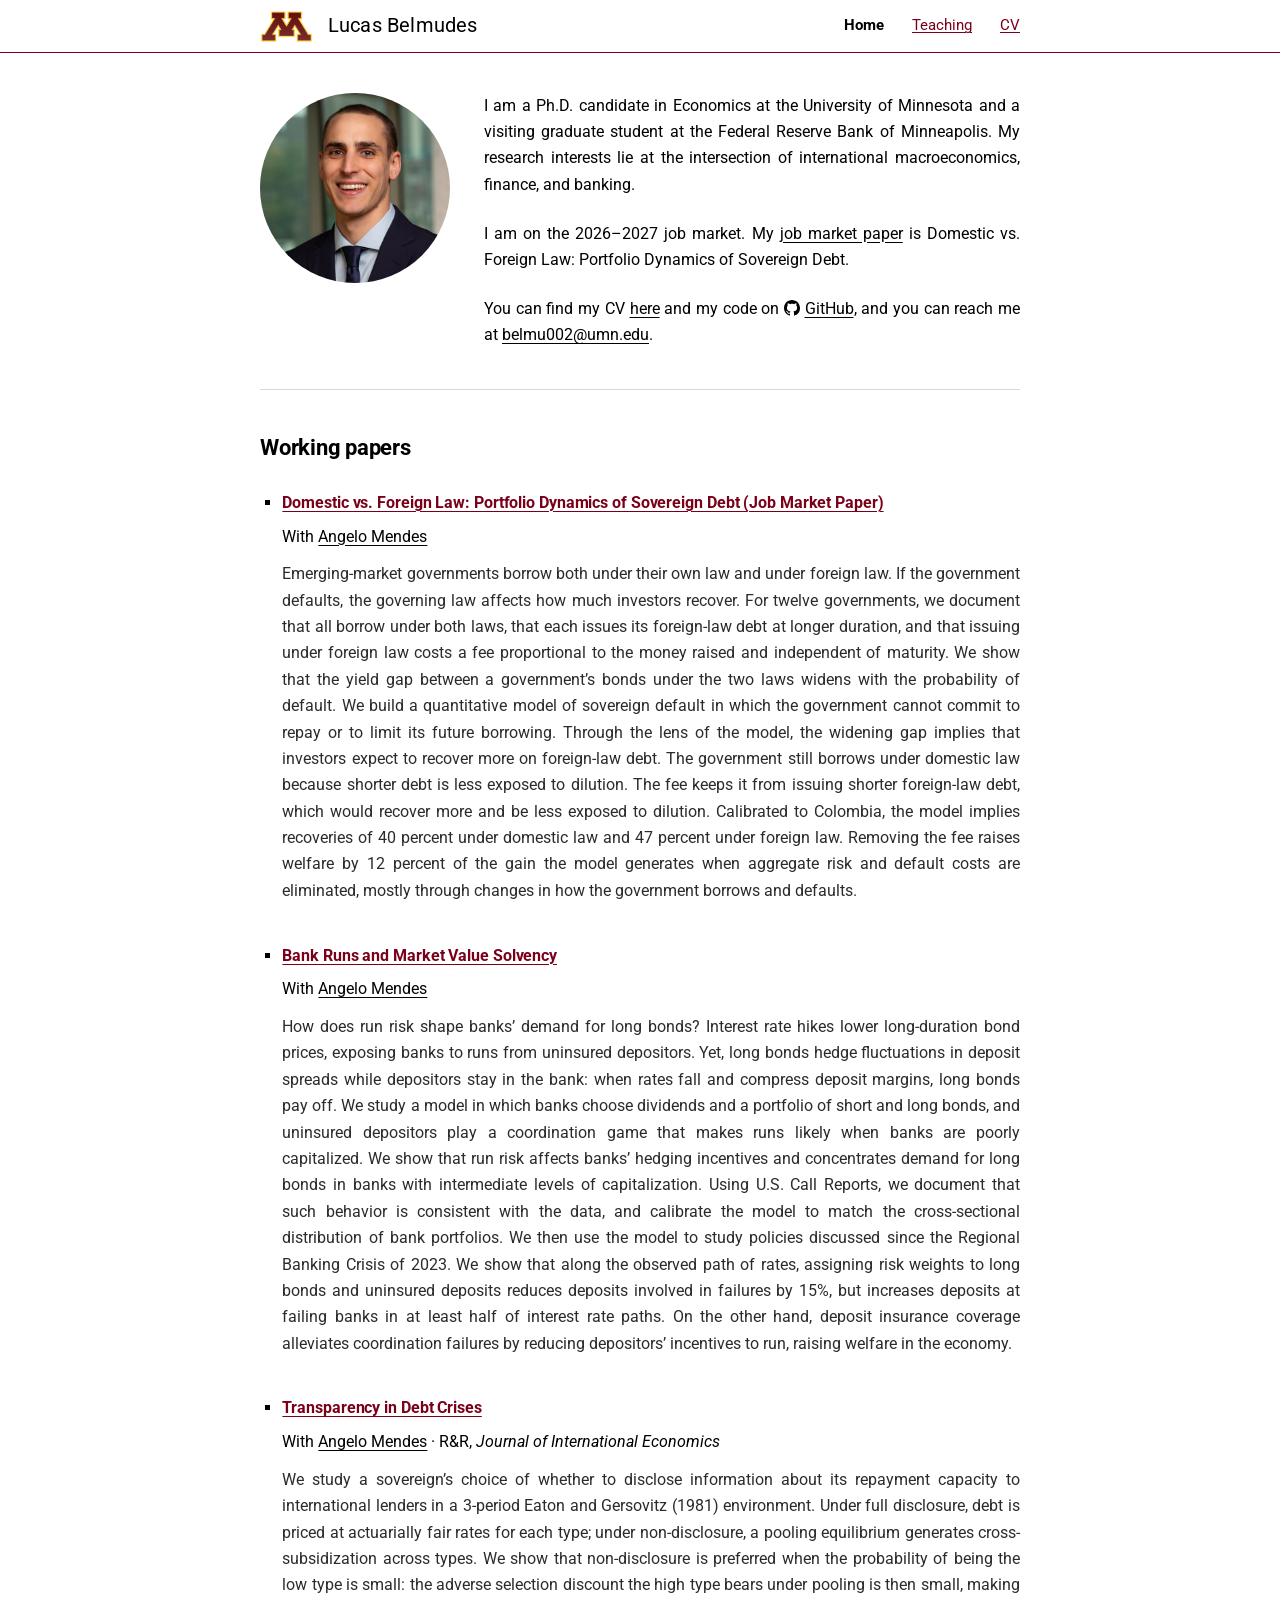
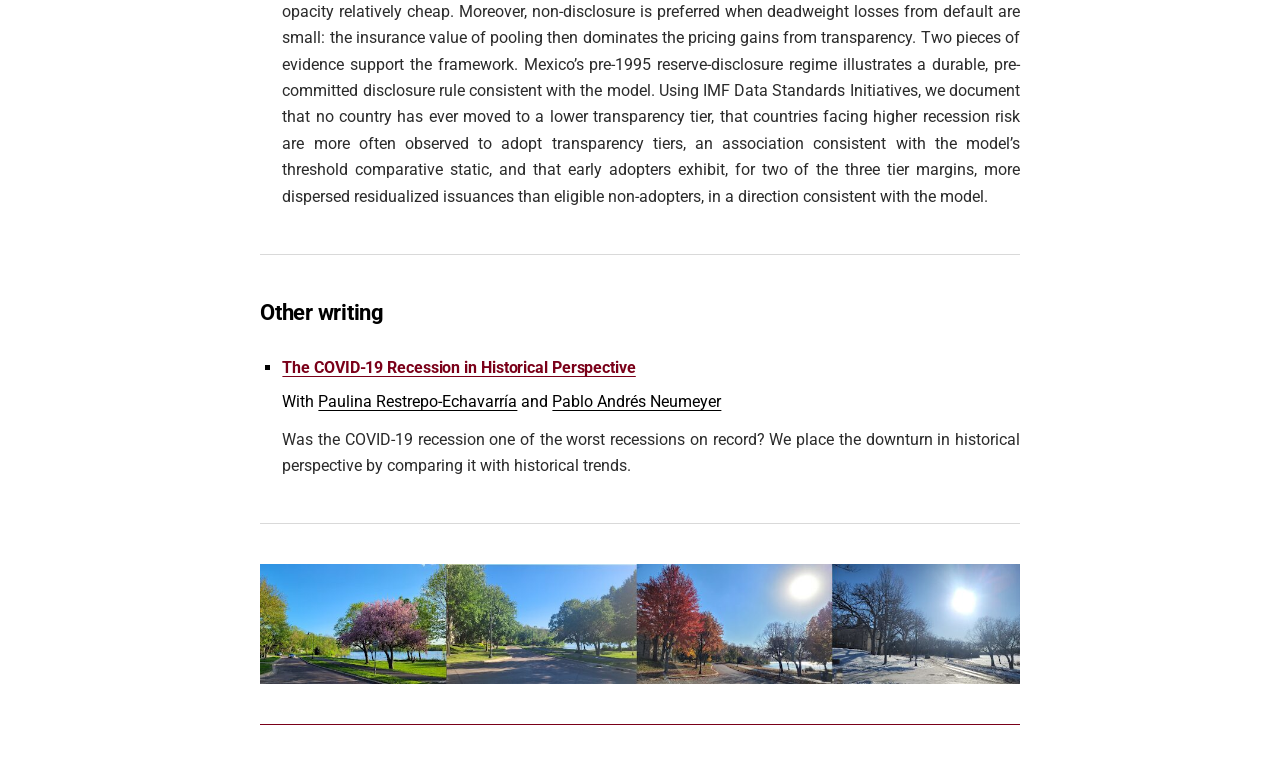
<file: index.html>
<!doctype html>
<html lang="en">
<head>
<meta charset="utf-8">
<meta name="viewport" content="width=device-width, initial-scale=1">

<title>Lucas Belmudes | Economics PhD Candidate, University of Minnesota</title>
<meta name="description" content="Lucas Belmudes is a PhD candidate in economics at the University of Minnesota and a visiting graduate student at the Federal Reserve Bank of Minneapolis, working on international macroeconomics, finance, and banking.">

<link rel="canonical" href="https://www.lucasbelmudes.com/">
<link rel="preconnect" href="https://fonts.googleapis.com">
<link rel="preconnect" href="https://fonts.gstatic.com" crossorigin>
<link rel="stylesheet" href="https://fonts.googleapis.com/css2?family=Roboto:ital,wght@0,400;0,700;1,400&display=swap">
<link rel="icon" href="favicon.png" type="image/png">
<link rel="apple-touch-icon" href="apple-touch-icon.png">

<meta property="og:type" content="profile">
<meta property="og:url" content="https://www.lucasbelmudes.com/">
<meta property="og:title" content="Lucas Belmudes">
<meta property="og:description" content="PhD candidate in economics at the University of Minnesota. International macroeconomics, finance, and banking.">
<meta property="og:image" content="https://www.lucasbelmudes.com/og-image.jpg?v=2">
<meta property="og:image:width" content="1200">
<meta property="og:image:height" content="630">
<meta property="og:image:alt" content="Portrait of Lucas Belmudes">
<meta name="twitter:card" content="summary_large_image">

<link rel="stylesheet" href="style.css?v=3">

<script type="application/ld+json">
{
  "@context": "https://schema.org",
  "@type": "Person",
  "name": "Lucas Belmudes",
  "url": "https://www.lucasbelmudes.com/",
  "email": "mailto:belmu002@umn.edu",
  "image": "https://www.lucasbelmudes.com/photo.jpg",
  "jobTitle": "PhD Candidate in Economics",
  "affiliation": [
    {
      "@type": "CollegeOrUniversity",
      "name": "University of Minnesota",
      "department": "Department of Economics"
    },
    {
      "@type": "Organization",
      "name": "Federal Reserve Bank of Minneapolis"
    }
  ],
  "alumniOf": [
    { "@type": "CollegeOrUniversity", "name": "University of Minnesota" },
    { "@type": "CollegeOrUniversity", "name": "Universidad Torcuato Di Tella" }
  ],
  "knowsAbout": [
    "International Macroeconomics",
    "Sovereign Debt",
    "Banking",
    "Finance"
  ],
  "sameAs": [
    "https://www.linkedin.com/in/belmudeslucas/",
    "https://github.com/BelmudesLSB",
    "https://cla.umn.edu/about/directory/profile/belmu002"
  ]
}
</script>
</head>

<body>

<header class="site-header">
  <div class="wrap">
    <img src="umn-m.png" width="151" height="96" alt="University of Minnesota">
    <h1 class="site-title">Lucas Belmudes</h1>
    <nav class="site-nav" aria-label="Main">
      <a href="index.html" aria-current="page">Home</a>
      <a href="teaching.html">Teaching</a>
      <a href="cv.pdf?v=3">CV</a>
    </nav>
  </div>
</header>

<main class="wrap">

  <div class="intro">
    <figure class="intro-photo">
      <img src="photo.jpg?v=2" width="560" height="560" alt="Portrait of Lucas Belmudes">
    </figure>

    <div class="intro-text">
      <p>I am a Ph.D. candidate in Economics at the University of Minnesota and a visiting graduate student at the Federal Reserve Bank of Minneapolis. My research interests lie at the intersection of international macroeconomics, finance, and banking.</p>

      <p>I am on the 2026&ndash;2027 job market. My <a href="drafts/domestic-vs-foreign-law.pdf">job market paper</a> is Domestic vs. Foreign Law: Portfolio Dynamics of Sovereign Debt.</p>

      <p>You can find my CV <a href="cv.pdf?v=3">here</a> and my code on <a href="https://github.com/BelmudesLSB?tab=repositories"><svg class="gh-mark" viewBox="0 0 16 16" width="1em" height="1em" fill="currentColor" aria-hidden="true" focusable="false"><path d="M8 0C3.58 0 0 3.58 0 8c0 3.54 2.29 6.53 5.47 7.59.4.07.55-.17.55-.38 0-.19-.01-.82-.01-1.49-2.01.37-2.53-.49-2.69-.94-.09-.23-.48-.94-.82-1.13-.28-.15-.68-.52-.01-.53.63-.01 1.08.58 1.23.82.72 1.21 1.87.87 2.33.66.07-.52.28-.87.51-1.07-1.78-.2-3.64-.89-3.64-3.95 0-.87.31-1.59.82-2.15-.08-.2-.36-1.02.08-2.12 0 0 .67-.21 2.2.82.64-.18 1.32-.27 2-.27s1.36.09 2 .27c1.53-1.04 2.2-.82 2.2-.82.44 1.1.16 1.92.08 2.12.51.56.82 1.27.82 2.15 0 3.07-1.87 3.75-3.65 3.95.29.25.54.73.54 1.48 0 1.07-.01 1.93-.01 2.2 0 .21.15.46.55.38A8.012 8.012 0 0 0 16 8c0-4.42-3.58-8-8-8z"></path></svg>GitHub</a>, and you can reach me at <a href="mailto:belmu002@umn.edu">belmu002@umn.edu</a>.</p>
    </div>
  </div>

  <section id="research">
    <h2>Working papers</h2>

    <ul class="items">
      <li id="jmp">
        <h3><a href="drafts/domestic-vs-foreign-law.pdf">Domestic vs. Foreign Law: Portfolio Dynamics of Sovereign Debt (Job Market Paper)</a></h3>
        <p class="byline">With <a href="https://angeloahm.github.io/index.html">Angelo Mendes</a></p>
        <p class="abstract">Emerging-market governments borrow both under their own law and under foreign law. If the government defaults, the governing law affects how much investors recover. For twelve governments, we document that all borrow under both laws, that each issues its foreign-law debt at longer duration, and that issuing under foreign law costs a fee proportional to the money raised and independent of maturity. We show that the yield gap between a government&rsquo;s bonds under the two laws widens with the probability of default. We build a quantitative model of sovereign default in which the government cannot commit to repay or to limit its future borrowing. Through the lens of the model, the widening gap implies that investors expect to recover more on foreign-law debt. The government still borrows under domestic law because shorter debt is less exposed to dilution. The fee keeps it from issuing shorter foreign-law debt, which would recover more and be less exposed to dilution. Calibrated to Colombia, the model implies recoveries of 40 percent under domestic law and 47 percent under foreign law. Removing the fee raises welfare by 12 percent of the gain the model generates when aggregate risk and default costs are eliminated, mostly through changes in how the government borrows and defaults.</p>
      </li>

      <li>
        <h3><a href="drafts/bank-runs-and-market-value-solvency.pdf">Bank Runs and Market Value Solvency</a></h3>
        <p class="byline">With <a href="https://angeloahm.github.io/index.html">Angelo Mendes</a></p>
        <p class="abstract">How does run risk shape banks&rsquo; demand for long bonds? Interest rate hikes lower long-duration bond prices, exposing banks to runs from uninsured depositors. Yet, long bonds hedge fluctuations in deposit spreads while depositors stay in the bank: when rates fall and compress deposit margins, long bonds pay off. We study a model in which banks choose dividends and a portfolio of short and long bonds, and uninsured depositors play a coordination game that makes runs likely when banks are poorly capitalized. We show that run risk affects banks&rsquo; hedging incentives and concentrates demand for long bonds in banks with intermediate levels of capitalization. Using U.S. Call Reports, we document that such behavior is consistent with the data, and calibrate the model to match the cross-sectional distribution of bank portfolios. We then use the model to study policies discussed since the Regional Banking Crisis of 2023. We show that along the observed path of rates, assigning risk weights to long bonds and uninsured deposits reduces deposits involved in failures by 15%, but increases deposits at failing banks in at least half of interest rate paths. On the other hand, deposit insurance coverage alleviates coordination failures by reducing depositors&rsquo; incentives to run, raising welfare in the economy.</p>
      </li>

      <li>
        <h3><a href="drafts/transparency-in-debt-crises.pdf">Transparency in Debt Crises</a></h3>
        <p class="byline">With <a href="https://angeloahm.github.io/index.html">Angelo Mendes</a> &middot; R&amp;R, <em>Journal of International Economics</em></p>
        <p class="abstract">We study a sovereign&rsquo;s choice of whether to disclose information about its repayment capacity to international lenders in a 3-period Eaton and Gersovitz (1981) environment. Under full disclosure, debt is priced at actuarially fair rates for each type; under non-disclosure, a pooling equilibrium generates cross-subsidization across types. We show that non-disclosure is preferred when the probability of being the low type is small: the adverse selection discount the high type bears under pooling is then small, making opacity relatively cheap. Moreover, non-disclosure is preferred when deadweight losses from default are small: the insurance value of pooling then dominates the pricing gains from transparency. Two pieces of evidence support the framework. Mexico&rsquo;s pre-1995 reserve-disclosure regime illustrates a durable, pre-committed disclosure rule consistent with the model. Using IMF Data Standards Initiatives, we document that no country has ever moved to a lower transparency tier, that countries facing higher recession risk are more often observed to adopt transparency tiers, an association consistent with the model&rsquo;s threshold comparative static, and that early adopters exhibit, for two of the three tier margins, more dispersed residualized issuances than eligible non-adopters, in a direction consistent with the model.</p>
      </li>
    </ul>
  </section>

  <section id="writing">
    <h2>Other writing</h2>

    <ul class="items">
      <li>
        <h3><a href="https://www.stlouisfed.org/on-the-economy/2020/november/covid19-recession-historical-perspective">The COVID-19 Recession in Historical Perspective</a></h3>
        <p class="byline">With <a href="https://www.stlouisfed.org/research/economists/restrepo-echavarria">Paulina Restrepo-Echavarr&iacute;a</a> and <a href="https://www.neumeyer.es">Pablo Andr&eacute;s Neumeyer</a></p>
        <p class="abstract">Was the COVID-19 recession one of the worst recessions on record? We place the downturn in historical perspective by comparing it with historical trends.</p>
      </li>
    </ul>
  </section>

  <figure class="seasons">
    <img src="seasons.jpg" width="1280" height="201" alt="Four views of the same Minneapolis street by Bde Maka Ska across the seasons: flowering trees in spring, green canopy in summer, red foliage in autumn, and snow in winter.">
  </figure>

  <div class="tail"></div>

</main>

</body>
</html>
</file>
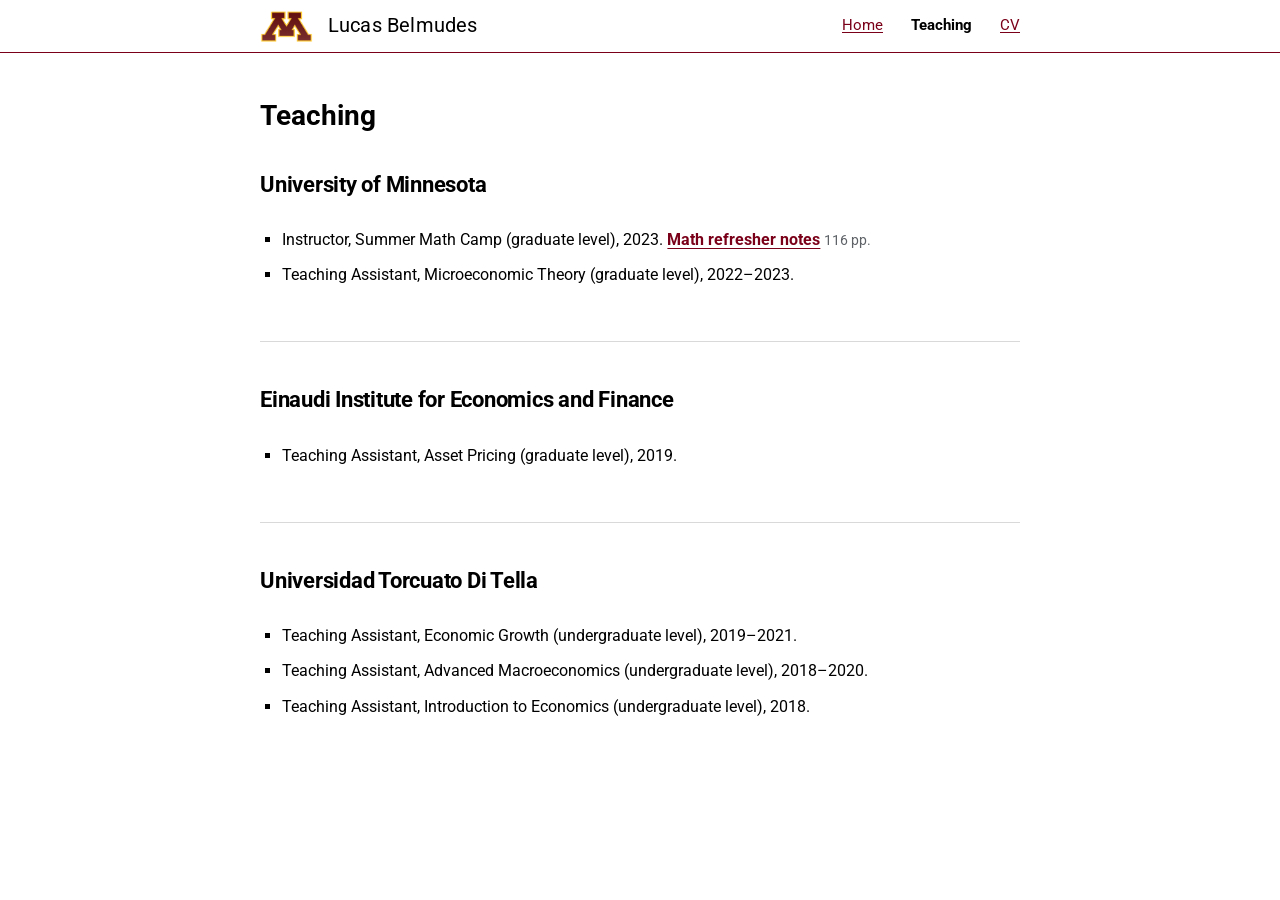
<file: teaching.html>
<!doctype html>
<html lang="en">
<head>
<meta charset="utf-8">
<meta name="viewport" content="width=device-width, initial-scale=1">

<title>Teaching | Lucas Belmudes</title>
<meta name="description" content="Teaching experience of Lucas Belmudes: graduate instructor and teaching assistant in economics at the University of Minnesota, the Einaudi Institute for Economics and Finance, and Universidad Torcuato Di Tella.">

<link rel="canonical" href="https://www.lucasbelmudes.com/teaching.html">
<link rel="preconnect" href="https://fonts.googleapis.com">
<link rel="preconnect" href="https://fonts.gstatic.com" crossorigin>
<link rel="stylesheet" href="https://fonts.googleapis.com/css2?family=Roboto:ital,wght@0,400;0,700;1,400&display=swap">
<link rel="icon" href="favicon.png" type="image/png">
<link rel="apple-touch-icon" href="apple-touch-icon.png">

<meta property="og:type" content="profile">
<meta property="og:url" content="https://www.lucasbelmudes.com/teaching.html">
<meta property="og:title" content="Teaching | Lucas Belmudes">
<meta property="og:description" content="Teaching experience of Lucas Belmudes at the University of Minnesota, EIEF, and Universidad Torcuato Di Tella.">
<meta property="og:image" content="https://www.lucasbelmudes.com/og-image.jpg?v=2">
<meta property="og:image:width" content="1200">
<meta property="og:image:height" content="630">
<meta property="og:image:alt" content="Portrait of Lucas Belmudes">
<meta name="twitter:card" content="summary_large_image">

<link rel="stylesheet" href="style.css?v=3">
</head>

<body>

<header class="site-header">
  <div class="wrap">
    <img src="umn-m.png" width="151" height="96" alt="University of Minnesota">
    <p class="site-title"><a href="index.html">Lucas Belmudes</a></p>
    <nav class="site-nav" aria-label="Main">
      <a href="index.html">Home</a>
      <a href="teaching.html" aria-current="page">Teaching</a>
      <a href="cv.pdf?v=3">CV</a>
    </nav>
  </div>
</header>

<main class="wrap">

  <h1 class="page-title">Teaching</h1>

  <section>
    <h2>University of Minnesota</h2>
    <ul class="items tight">
      <li>Instructor, Summer Math Camp (graduate level), 2023. <a href="notes/math-camp-lecture-notes.pdf">Math refresher notes</a> <span class="pages">116 pp.</span></li>
      <li>Teaching Assistant, Microeconomic Theory (graduate level), 2022&ndash;2023.</li>
    </ul>
  </section>

  <section>
    <h2>Einaudi Institute for Economics and Finance</h2>
    <ul class="items tight">
      <li>Teaching Assistant, Asset Pricing (graduate level), 2019.</li>
    </ul>
  </section>

  <section>
    <h2>Universidad Torcuato Di Tella</h2>
    <ul class="items tight">
      <li>Teaching Assistant, Economic Growth (undergraduate level), 2019&ndash;2021.</li>
      <li>Teaching Assistant, Advanced Macroeconomics (undergraduate level), 2018&ndash;2020.</li>
      <li>Teaching Assistant, Introduction to Economics (undergraduate level), 2018.</li>
    </ul>
  </section>

  <div class="tail"></div>

</main>

</body>
</html>
</file>
<file: style.css>
/* Lucas Belmudes — www.lucasbelmudes.com
   Hand-written CSS, no build step.

   A single ~760px column: rules, headings and prose all align on the
   same measure. Maroon is taken from the block M in the header, so the
   page carries one accent colour rather than a default blue.
   Light only, by design. */

:root {
  --bg:      #ffffff;
  --text:    #000000;
  --prose:   #2b2b2b;
  --muted:   #5f6368;
  --rule:    #d9d9d9;
  --link:    #7a0019;   /* University of Minnesota maroon */
}

*, *::before, *::after { box-sizing: border-box; }

body {
  margin: 0;
  background: var(--bg);
  color: var(--text);
  font-family: Roboto, Arial, -apple-system, BlinkMacSystemFont, sans-serif;
  font-size: 16px;
  line-height: 1.65;
  -webkit-text-size-adjust: 100%;
}

.wrap {
  width: min(760px, 100% - 3rem);
  margin: 0 auto;
}

/* ---------- header ---------- */

/* The page is bookended in maroon: the rule under the header and the one
   closing the page. Grey stays for the section dividers between them, so
   colour marks the page boundary and grey marks internal structure. */
.site-header { border-bottom: 1px solid var(--link); }

.site-header .wrap {
  display: flex;
  align-items: center;
  gap: 0.9rem;
  padding: 0.55rem 0;
}

.site-header img {
  display: block;
  width: auto;
  height: 34px;
}

.site-title {
  margin: 0;
  font-size: 1.25rem;
  font-weight: 400;
  letter-spacing: 0.01em;
}

.site-title a { color: inherit; text-decoration: none; }
.site-title a:hover { text-decoration: underline; }

.site-nav {
  margin-left: auto;
  font-size: 0.9375rem;
}

.site-nav a { margin-left: 1.5rem; }

.site-nav a[aria-current="page"] {
  color: var(--text);
  text-decoration: none;
  font-weight: 700;
}

/* ---------- headings and text ---------- */

h2 {
  margin: 0 0 1.5rem;
  font-size: 1.375rem;
  font-weight: 700;
  letter-spacing: -0.011em;
  text-wrap: balance;
}

h3 {
  margin: 0;
  font-size: 1rem;
  font-weight: 700;
  line-height: 1.45;
  letter-spacing: -0.006em;
  text-wrap: pretty;
}

p { margin: 0 0 1rem; }

a {
  color: var(--link);
  text-underline-offset: 0.16em;
  text-decoration-thickness: 0.06em;
}
a:hover, a:focus { text-decoration: underline; }

/* Two link treatments: inline links inside prose are dark and
   underlined; links that stand for a destination are bold maroon. */
.intro-text a {
  color: var(--text);
  text-decoration: underline;
}

.items a { font-weight: 700; }

/* Coauthor names sit inside a sentence, so they take the prose treatment
   rather than competing with the paper title above them. */
.byline a {
  font-weight: 400;
  color: var(--text);
  text-decoration: underline;
}

/* GitHub mark: sized to the text and inheriting its colour, so it reads
   as part of the sentence rather than as a badge */
.gh-mark {
  vertical-align: -0.14em;
  margin-right: 0.28em;
}

.page-title {
  margin: 2.5rem 0 0.5rem;
  font-size: 1.75rem;
  font-weight: 700;
}

.page-title + section,
.page-title + .lede + section { border-top: 0; padding-top: 1.25rem; }

.lede {
  margin: 0 0 0.25rem;
  color: var(--prose);
}

/* ---------- intro ---------- */

.intro {
  display: flex;
  flex-wrap: wrap;
  align-items: flex-start;
  gap: 34px;
  padding: 2.5rem 0;
}

.intro-photo {
  flex: 0 0 auto;
  width: 190px;
  margin: 0;
}

.intro-photo img {
  display: block;
  width: 190px;
  height: 190px;
  object-fit: cover;
  border-radius: 50%;   /* the source file is a square crop; this rounds it */
}

.intro-text {
  flex: 1 1 18rem;
  min-width: 0;
  text-align: justify;
  -webkit-hyphens: auto;
  hyphens: auto;
}

.intro-text p { margin-bottom: 1.4rem; }
.intro-text p:last-child { margin-bottom: 0; }

/* ---------- sections ---------- */

section {
  padding: 2.5rem 0 2.75rem;
  border-top: 1px solid var(--rule);
}

.items {
  margin: 0;
  padding-left: 1.4rem;
  list-style: square;
}

.items > li { margin-bottom: 2.4rem; }
.items > li:last-child { margin-bottom: 0; }

.items.tight > li { margin-bottom: 0.55rem; }

.byline { margin: 0.6rem 0 0; }

.abstract {
  margin: 0.7rem 0 0;
  color: var(--prose);
  text-align: justify;
  -webkit-hyphens: auto;
  hyphens: auto;
}

.pending {
  margin: 0.6rem 0 0;
  color: var(--muted);
}


.pages {
  color: var(--muted);
  font-size: 0.875rem;
  white-space: nowrap;
}

/* ---------- seasons banner ---------- */

.seasons {
  margin: 0;
  padding: 2.5rem 0;
  border-top: 1px solid var(--rule);
  border-bottom: 1px solid var(--link);
}

.seasons img {
  display: block;
  width: 100%;
  height: auto;
}

.tail { height: 3.5rem; }

/* ---------- small screens ---------- */

@media (max-width: 34rem) {
  .wrap { width: min(760px, 100% - 2.5rem); }

  .intro {
    gap: 1.5rem;
    padding-top: 2rem;
  }

  .intro-photo,
  .intro-photo img { width: 165px; }
  .intro-photo img { height: 165px; }

  /* justification leaves ragged gaps in a narrow column */
  .intro-text,
  .abstract { text-align: left; }
  .abstract { text-indent: 0; }

  h2 { font-size: 1.25rem; }
  .site-nav a { margin-left: 1rem; }
}
</file>
